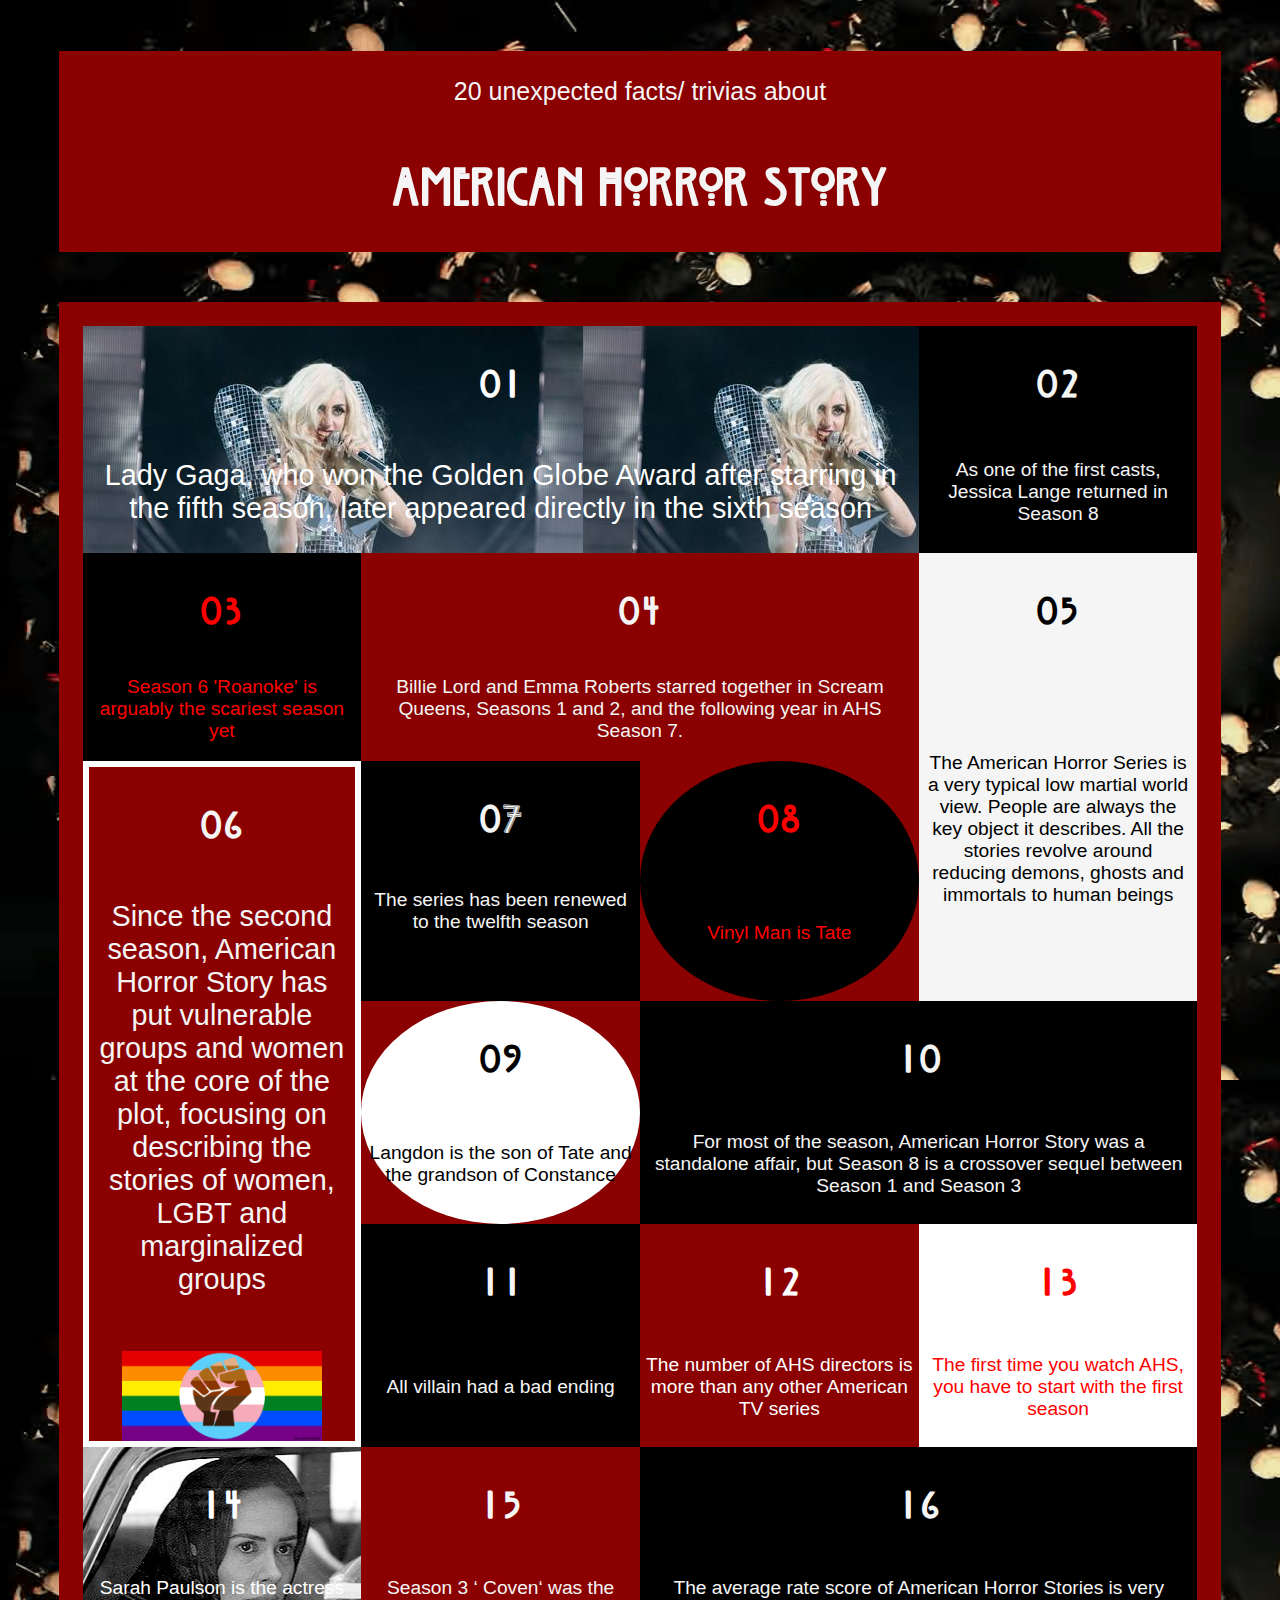
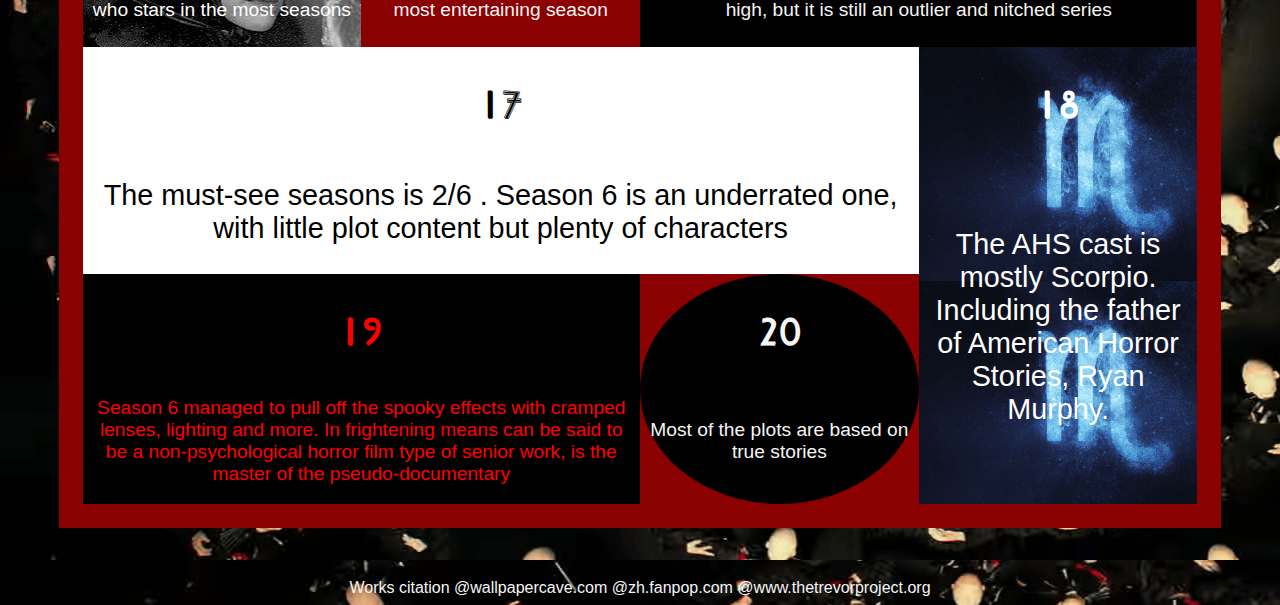
<file: 20facts/index.html>
<html>
    <head>
        <title>American Horror Story</title>
        <link rel="stylesheet" href="css/style.css">
        <link rel="stylesheet" href="css/font.css">
        
        </head>
    <body>

        <div class="top">
            <div class="title"><p> 20 unexpected facts/ trivias about</p><h1>American Horror Story</h1></div>
        </div>

        <div class="container">
            <div class="block block1"><h1>01</h1>
                <p>Lady Gaga, who won the Golden Globe Award after starring in the fifth season, later appeared directly in the sixth season</p></div>
            <div class="block block2"><h1>02</h1>
                <p> As one of the first casts, Jessica Lange returned in Season 8</div>
            <div class="block block3"><h1>03</h1>
                <p>Season 6 'Roanoke' is arguably the scariest season yet</p></div>
            <div class="block block4"><h1>04</h1>
                <p>Billie Lord and Emma Roberts starred together in Scream Queens, Seasons 1 and 2, and the following year in AHS Season 7.</p></div>
            <div class="block block5"><h1>05 </h1><p> The American Horror Series is a very typical low martial world view. People are always the key object it describes. All the stories revolve around reducing demons, ghosts and immortals to human beings</p></div>
            <div class="block block6"><h1>06 </h1><p> Since the second season, American Horror Story has put vulnerable groups and women at the core of the plot, focusing on describing the stories of women, LGBT and marginalized groups</p><br>
            <div class="img"><img src="../20facts/image/lgbt.jpg" alt=""></div></div>
            <div class="block block7"><h1>07</h1>
                <p>The series has been renewed to the twelfth season<p></div>
            <div class="block block8"><h1>08</h1>
                <p>Vinyl Man is Tate</p> </div>
            <div class="block block9"><h1>09</h1>
                <p>Langdon is the son of  Tate and the grandson of Constance</p></div>
            <div class="block block10"><h1>10</h1>
                <p> For most of the season, American Horror Story was a standalone affair, but Season 8 is a crossover sequel between Season 1 and Season 3</p></div>
            <div class="block block11"><h1>11</h1><p>All villain had a bad ending</p></div>
            <div class="block block12"><h1>12</h1>
                <p> The number of AHS directors is more than any other American TV series</p></div>
            <div class="block block13"><h1>13</h1>
                <p>The first time you watch AHS, you have to start with the first season</p></div>
            <div class="block block14"><h1>14</h1>
                <p> Sarah Paulson is the actress who stars in the most seasons</p></div>
            <div class="block block15"><h1>15</h1>
                <p>Season 3 ‘ Coven‘ was the most entertaining season</p></div>
            <div class="block block16"><h1>16</h1>
                <p> The average rate score of American Horror Stories is very high, but it is still an outlier and nitched series</p></div>
            <div class="block block17"><h1>17</h1> 
                <p>The must-see seasons is 2/6 . Season 6 is an underrated one, with little plot content but plenty of characters</p></div>
            <div class="block block18"><h1>18</h1> 
                <p>The AHS cast is mostly Scorpio. Including the father of American Horror Stories, Ryan Murphy.</p></div>
            <div class="block block19"><h1>19</h1> 
                <p>Season 6 managed to pull off the spooky effects with cramped lenses, lighting and more. In frightening means can be said to be a non-psychological horror film type of senior work, is the master of the pseudo-documentary</p></div>
            <div class="block block20"><h1>20</h1>
                 <p>Most of the plots are based on true stories</p></div>
        
          </div>

          <footer>Works citation
              @wallpapercave.com
              @zh.fanpop.com
              @www.thetrevorproject.org
          </footer>
    
    </body>
</html>
</file>
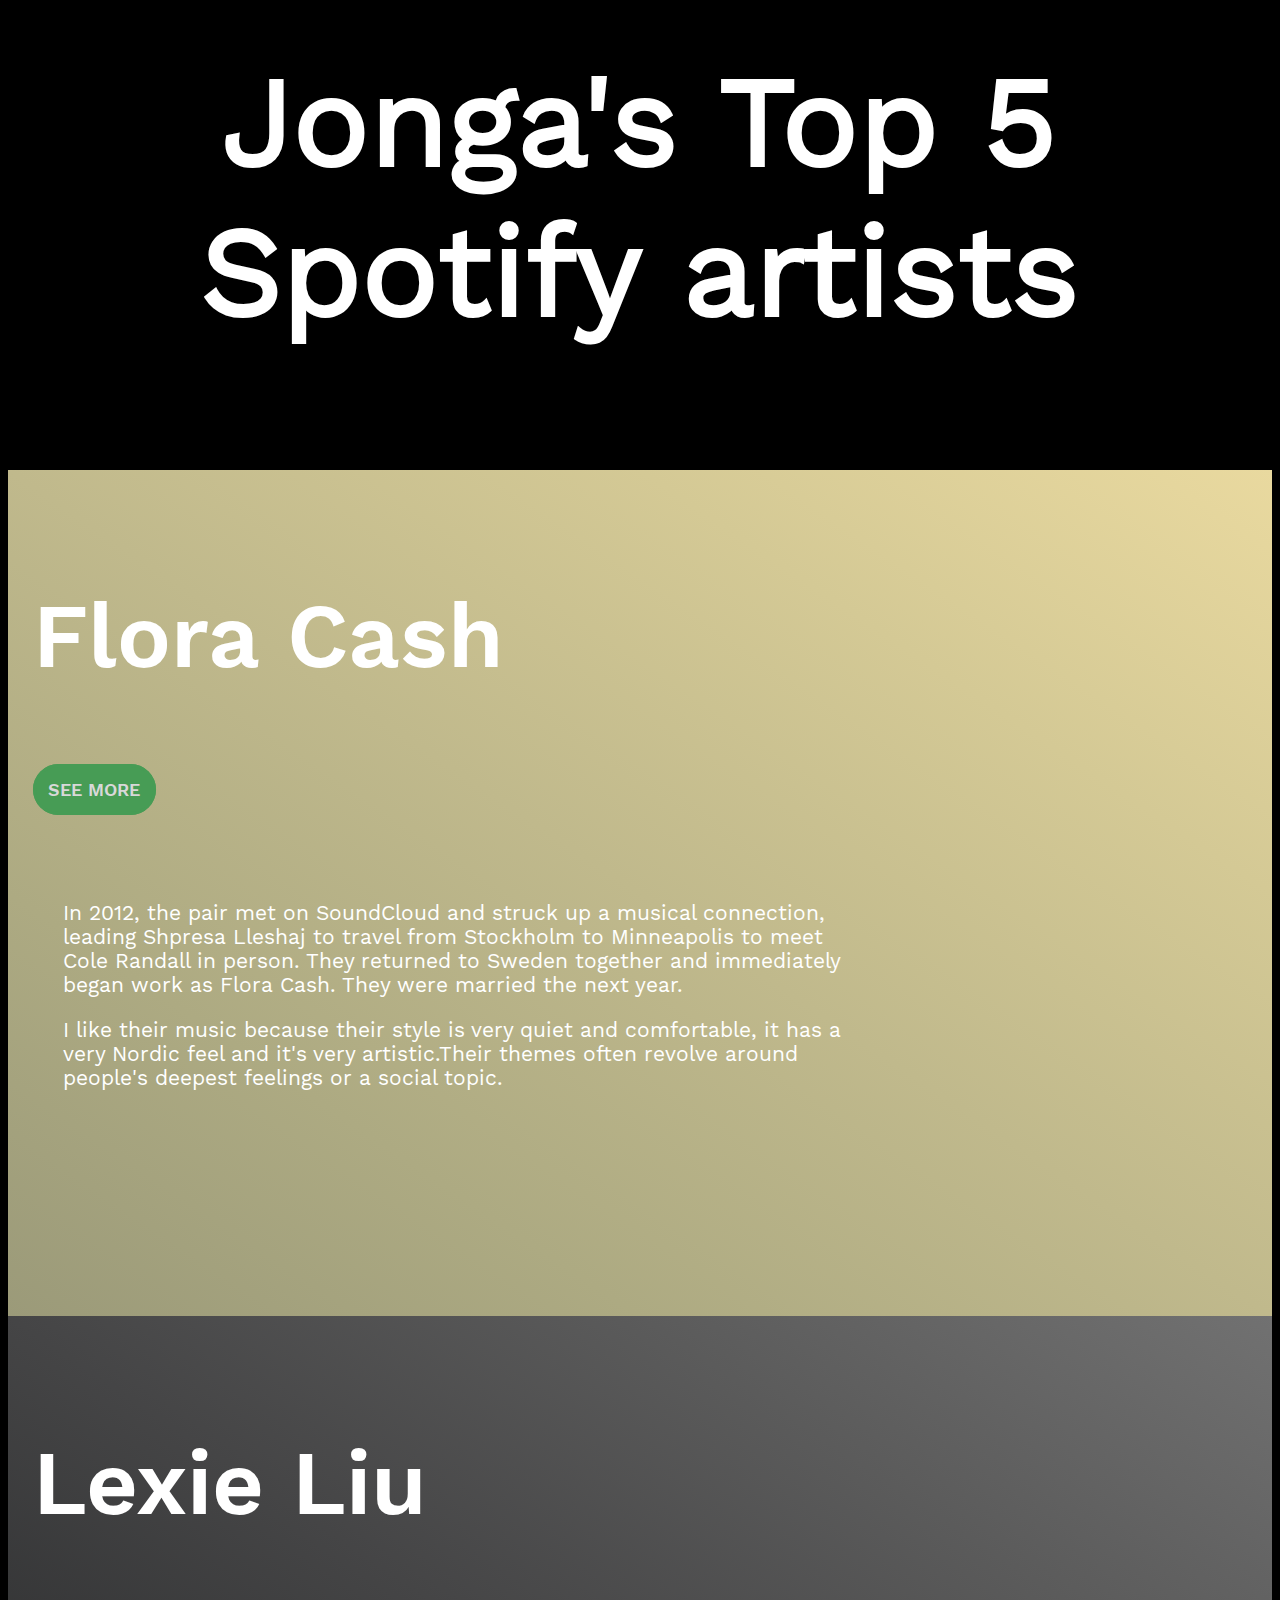
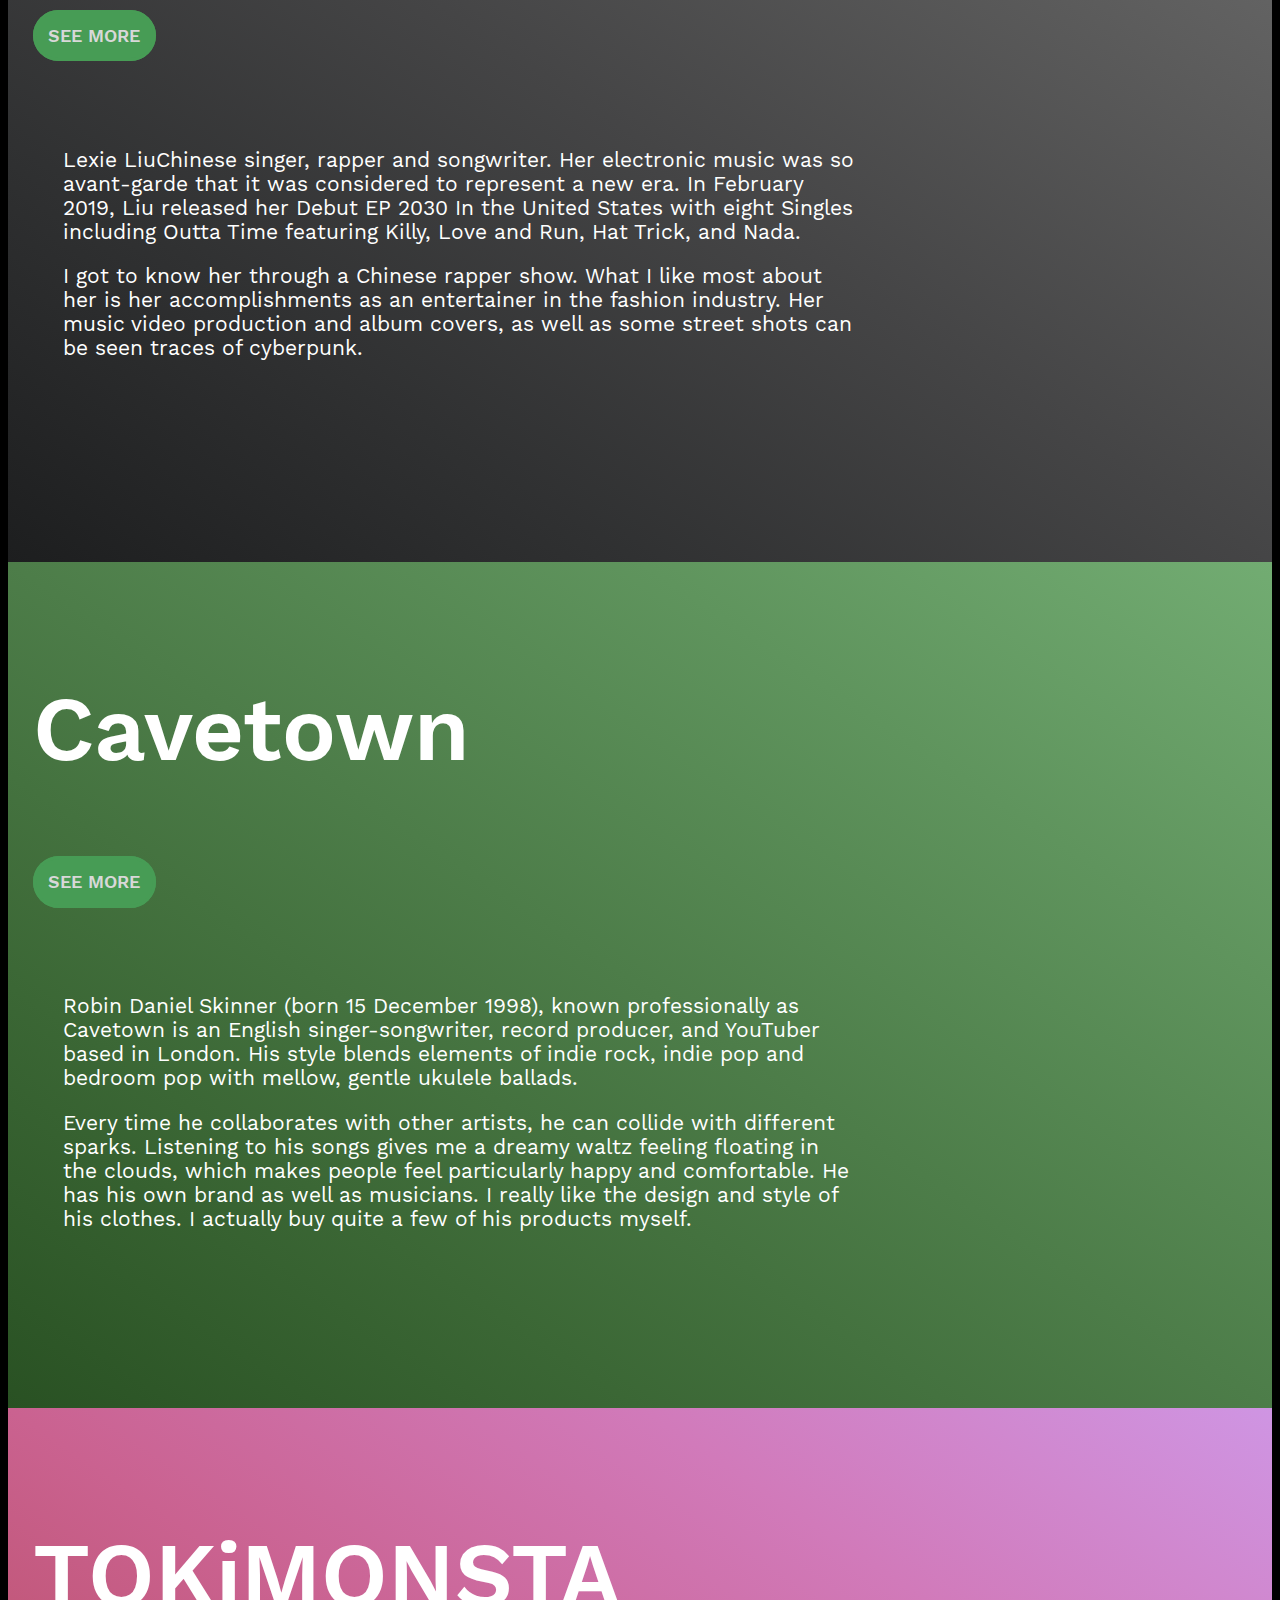
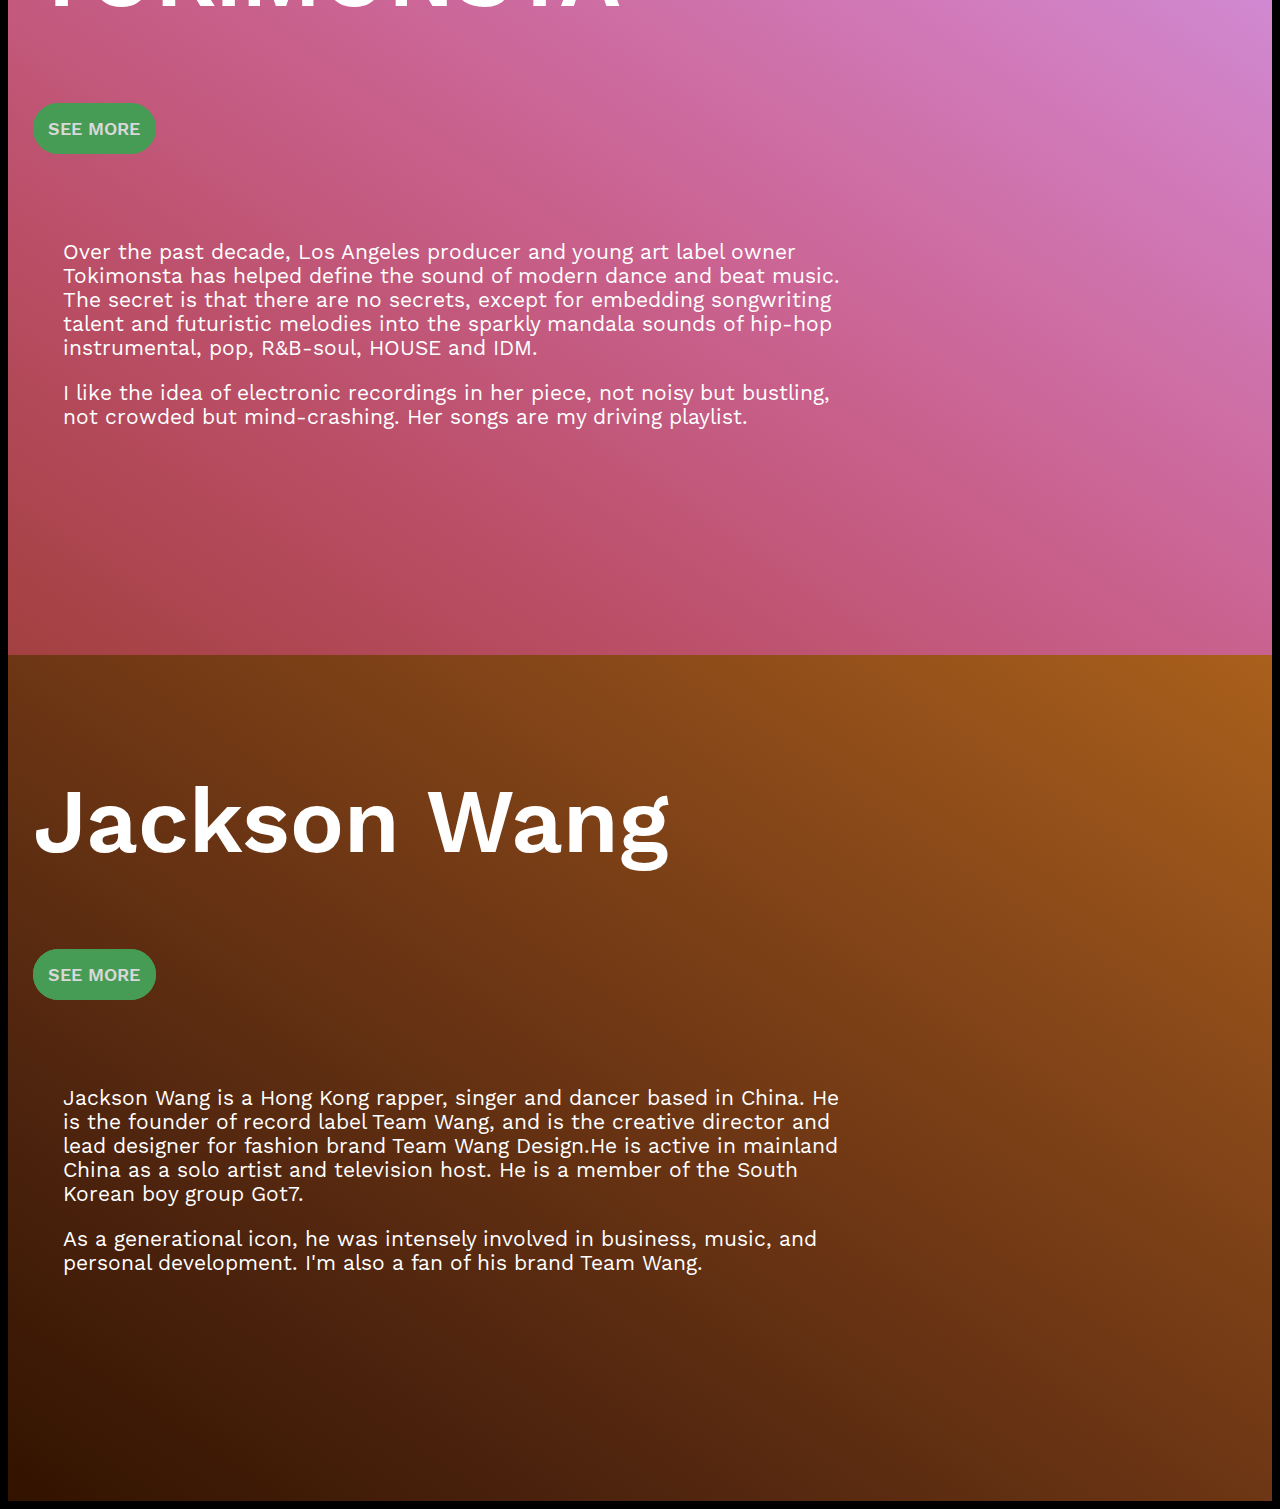
<file: doit_again/index.html>
<html>
    <head>
        <title>Personal Top 5</title>
        <link rel="stylesheet" href="css/style.css">
        <link rel="stylesheet" href="css/font.css">
        
        </head>
    <body>
        
        <h1>Jonga's Top 5 
            Spotify artists</h1>

        <section class="flex" id="floracash">
            
         <div><h3>Flora Cash</h3>
         <a href="https://www.floracash.com">See more</a></div>
         <div class="content">
            <div class="child"><p>In 2012, the pair met on SoundCloud and struck up a musical connection, leading Shpresa Lleshaj to travel from Stockholm to Minneapolis to meet Cole Randall in person. They returned to Sweden together and immediately began work as Flora Cash. They were married the next year.</p><p>I like their music because their style is very quiet and comfortable, it has a very Nordic feel and it's very artistic.Their themes often revolve around people's deepest feelings or a social topic.</p></div>
            <div class="child embedded"><iframe src="https://open.spotify.com/embed/artist/6GpcBKNmZDIrRzYkPJu7Wd" width="300" height="380" frameborder="0" allowtransparency="true" allow="encrypted-media"></iframe></div>
        </div>
        </section>

        <section class="flex" id="lexie">
            
            <div><h3>Lexie Liu</h3>
            <a href="https://www.instagram.com/lexieliu_/?hl=en">See more</a></div>
            <div class="content">
               <div class="child"><p>Lexie LiuChinese singer, rapper and songwriter. Her electronic music was so avant-garde that it was considered to represent a new era. In February 2019, Liu released her Debut EP 2030 In the United States with eight Singles including Outta Time featuring Killy, Love and Run, Hat Trick, and Nada.</p><p>I got to know her through a Chinese rapper show. What I like most about her is her accomplishments as an entertainer in the fashion industry. Her music video production and album covers, as well as some street shots can be seen traces of cyberpunk.</p></div>
               <div class="child embedded"><iframe src="https://open.spotify.com/embed/artist/6fs2or0cKLEM2xohWq8SoX" width="300" height="380" frameborder="0" allowtransparency="true" allow="encrypted-media"></iframe></div>
           </div>
           </section>

           <section class="flex" id="cavetown">
            
            <div><h3>Cavetown</h3>
            <a href="https://www.cave.town/home">See more</a></div>
            <div class="content">
               <div class="child"><p>Robin Daniel Skinner (born 15 December 1998), known professionally as Cavetown is an English singer-songwriter, record producer, and YouTuber based in London. His style blends elements of indie rock, indie pop and bedroom pop with mellow, gentle ukulele ballads.</p><p>Every time he collaborates with other artists, he can collide with different sparks. Listening to his songs gives me a dreamy waltz feeling floating in the clouds, which makes people feel particularly happy and comfortable. He has his own brand as well as musicians. I really like the design and style of his clothes. I actually buy quite a few of his products myself.</p></div>
               <div class="child embedded"><iframe src="https://open.spotify.com/embed/artist/2hR4h1Cao2ueuI7Cx9c7V8" width="300" height="380" frameborder="0" allowtransparency="true" allow="encrypted-media"></iframe></div>
           </div>
           </section>

           <section id="toki">
           <div><h3>TOKiMONSTA</h3>
            <a href="https://tokimonsta.com/">See more</a></div>
            <div class="content">
               <div class="child"><p>Over the past decade, Los Angeles producer and young art label owner Tokimonsta has helped define the sound of modern dance and beat music. The secret is that there are no secrets, except for embedding songwriting talent and futuristic melodies into the sparkly mandala sounds of hip-hop instrumental, pop, R&B-soul, HOUSE and IDM.</p><p>I like the idea of electronic recordings in her piece, not noisy but bustling, not crowded but mind-crashing. Her songs are my driving playlist.</p></div>
               <div class="child embedded"><iframe src="https://open.spotify.com/embed/artist/3VwKSHAfgzV1DOHV0aANCI" width="300" height="380" frameborder="0" allowtransparency="true" allow="encrypted-media"></iframe></div>
           </div>
           </section>

           <section id="wang">
            <div><h3>Jackson Wang</h3>
             <a href="https://www.instagram.com/jacksonwang852g7/">See more</a></div>
             <div class="content">
                <div class="child"><p>Jackson Wang is a Hong Kong rapper, singer and dancer based in China. He is the founder of record label Team Wang, and is the creative director and lead designer for fashion brand Team Wang Design.He is active in mainland China as a solo artist and television host. He is a member of the South Korean boy group Got7.</p><p>As a generational icon, he was intensely involved in business, music, and personal development. I'm also a fan of his brand Team Wang.</p></div>
                <div class="child embedded"><iframe src="https://open.spotify.com/embed/artist/1kfWoWgCugPkyxQP8lkRlY" width="300" height="380" frameborder="0" allowtransparency="true" allow="encrypted-media"></iframe></div>
            </div>
            </section>


       
    </body>
</html>
</file>
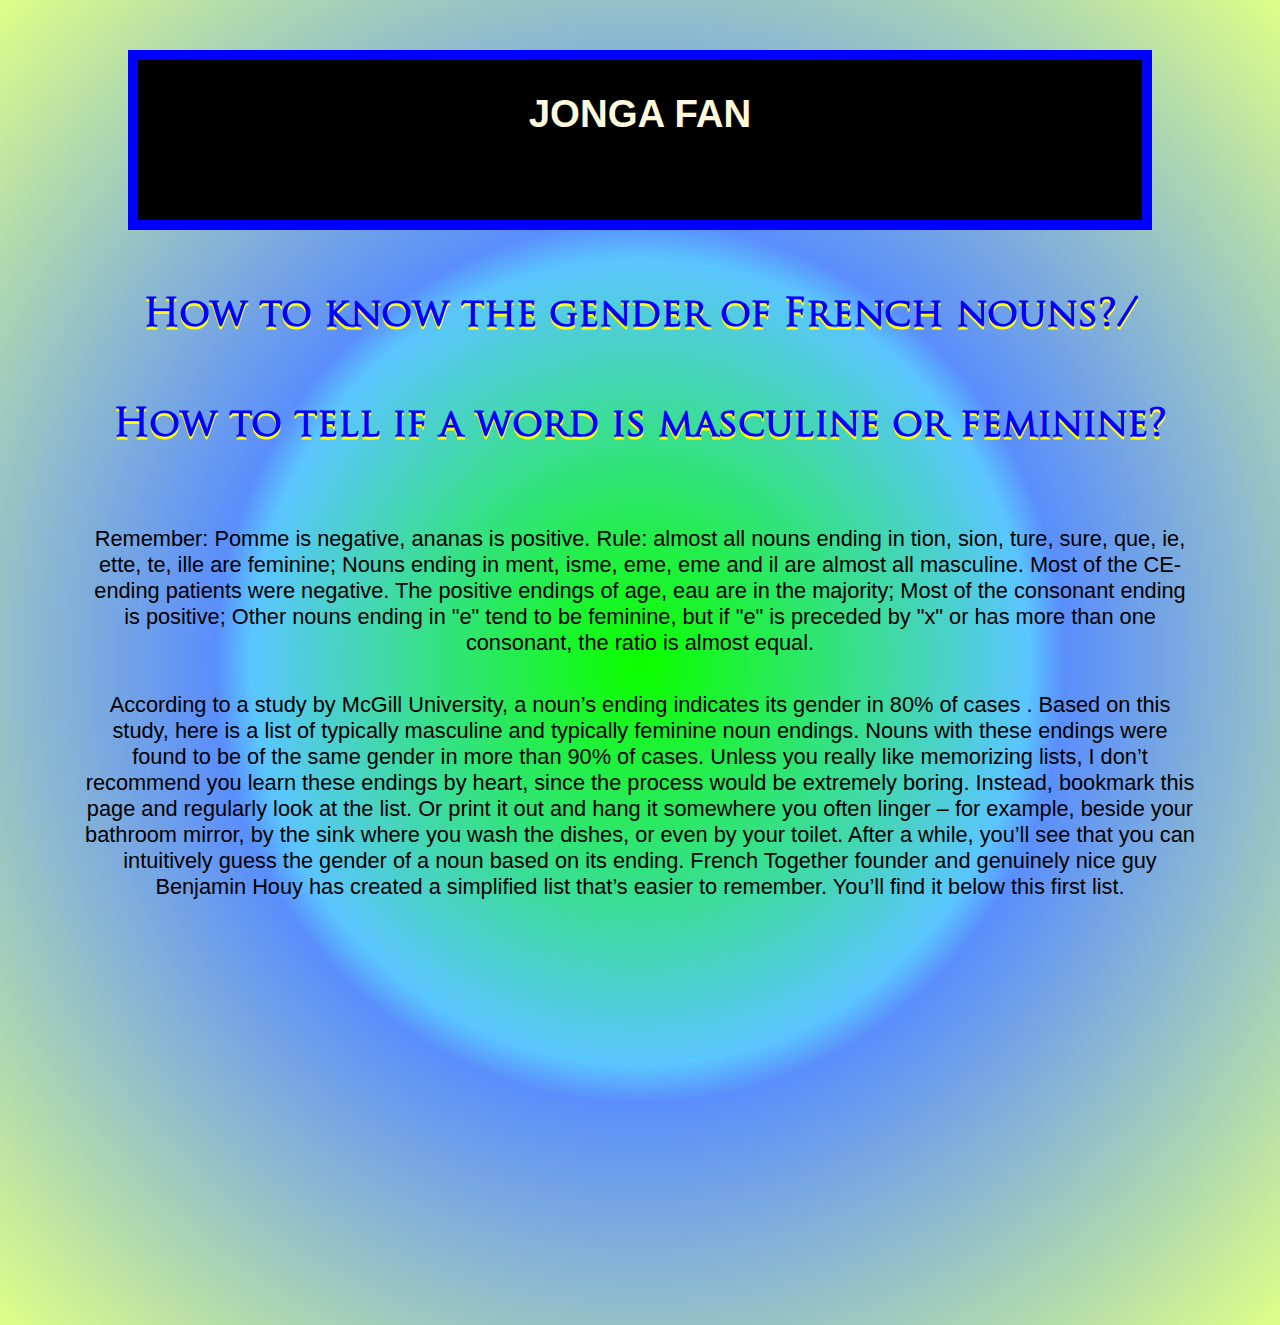
<file: french/index.html>
<html>
    <head>
        <title>French</title>
        <link rel="stylesheet" href="css/style.css">
        <link rel="stylesheet" href="css/font.css">

        
    </head>
    <body>
        <section id=container>
        
        <h2>JONGA FAN</h2>
        </section>
       
        <section id=verse1>
        <div class="etched-text">
            <p>How to know the gender of French nouns?/
            </p>
            <p>How to tell if a word is masculine or feminine?</p>
        </div>
        </section>

        <section id="text">
            <div>
                <p>Remember: Pomme is negative, ananas is positive. Rule: almost all nouns ending in tion, sion, ture, sure, que, ie, ette, te, ille are feminine; Nouns ending in ment, isme, eme, eme and il are almost all masculine. Most of the CE-ending patients were negative. The positive endings of age, eau are in the majority; Most of the consonant ending is positive; Other nouns ending in "e" tend to be feminine, but if "e" is preceded by "x" or has more than one consonant, the ratio is almost equal.</p>
                <p>According to a study by McGill University, a noun’s ending indicates its gender in 80% of cases . Based on this study, here is a list of typically masculine and typically feminine noun endings.

                    Nouns with these endings were found to be of the same gender in more than 90% of cases.
                    
                    Unless you really like memorizing lists, I don’t recommend you learn these endings by heart, since the process would be extremely boring. Instead, bookmark this page and regularly look at the list. Or print it out and hang it somewhere you often linger – for example, beside your bathroom mirror, by the sink where you wash the dishes, or even by your toilet.
                    
                    After a while, you’ll see that you can intuitively guess the gender of a noun based on its ending.
                    
                    French Together founder and genuinely nice guy Benjamin Houy has created a simplified list that’s easier to remember. You’ll find it below this first list. </p>
                    
                   
            </div>
        </section>
        <br><br><br><br><br><br><br><br>

        <div class=video>
            <iframe width="560" height="315" src="https://www.youtube.com/embed/2fSePHnz4yE" frameborder="0" allow="accelerometer; autoplay; clipboard-write; encrypted-media; gyroscope; picture-in-picture" allowfullscreen></iframe>

        </div>
  
    </body>
</html>
</file>
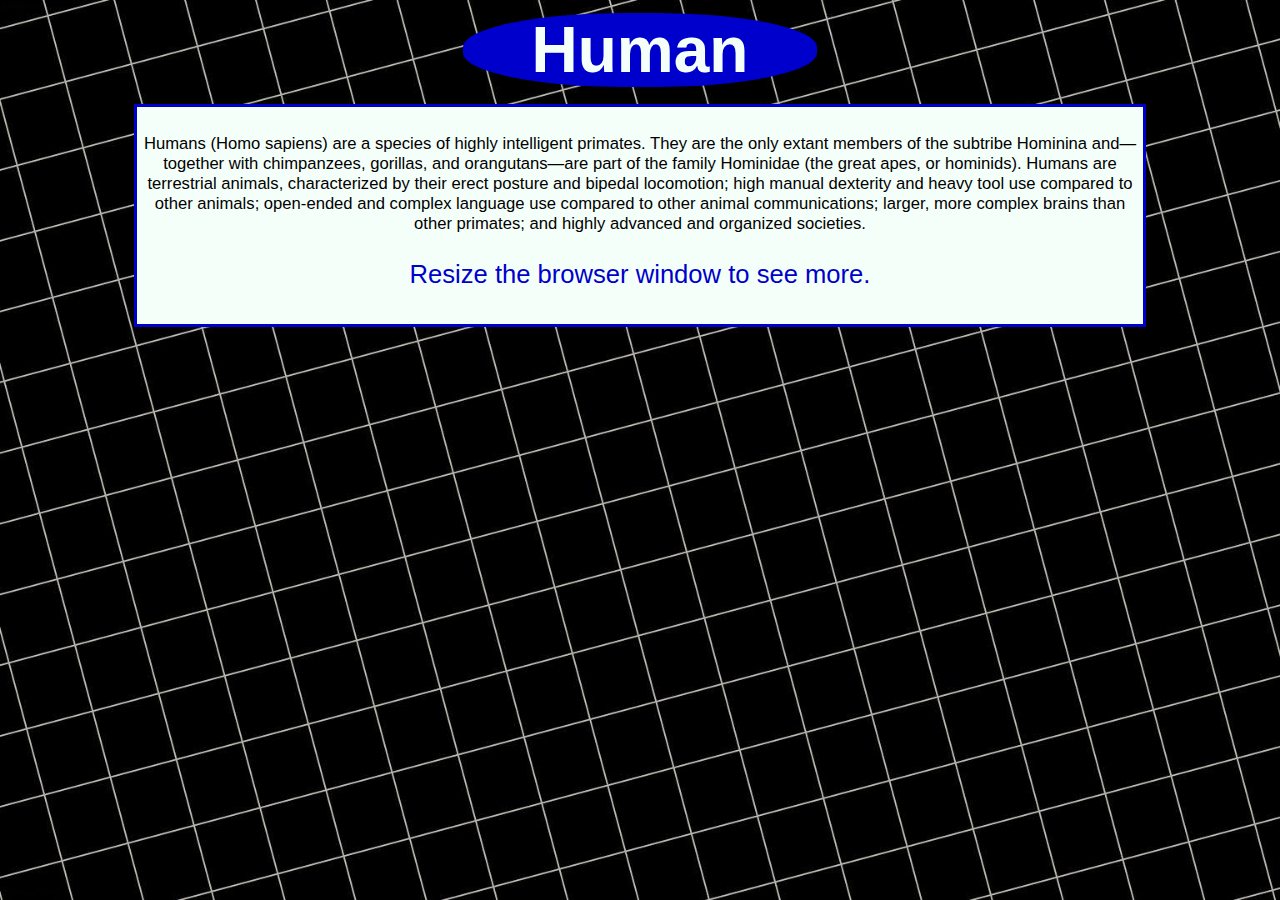
<file: human/index.html>
<html>
    <head>
        <title>Human</title>
        <link rel="stylesheet" href="css/style.css">
        
        </head>
    <body>
        <section>
            <div class="header">
                <h1>Human</h1>
            </div>
        <div class="subheader">
            <p class="information">Humans (Homo sapiens) are a species of highly intelligent primates. They are the only extant members of the subtribe Hominina and—together with chimpanzees, gorillas, and orangutans—are part of the family Hominidae (the great apes, or hominids). Humans are terrestrial animals, characterized by their erect posture and bipedal locomotion; high manual dexterity and heavy tool use compared to other animals; open-ended and complex language use compared to other animal communications; larger, more complex brains than other primates; and highly advanced and organized societies.</p>
            <p class="guide">Resize the browser window to see more.</p>
        </div>

        </section>
        
        <section class="adult">
            
                <h1>Adult</h1>

                <p> a person who is fully grown or developed.</p>

                <div class="img">
                    <img src="../human/image/man.gif" alt="">
                    <img src="../human/image/woman.gif" alt="">
                </div>
            

          
        </section>

        <section class="teenager">
            
            <div id="teentitle">
            <img src="../human/image/teentype.gif" alt="">
            </div>

            <p> a person between 13 to 19 years old</p>

            <div class="img">
                <img src="../human/image/teenager.gif" alt="">
                
            </div>
        

      
    </section>

    <section class="infant">
            
        <h1>Infant</h1>

        <p> a child in the first stage, a new-born baby.</p>

        <div class="img">
            <img src="../human/image/infants.gif" alt="">
            
        </div>

    
    </body>
</html>
</file>
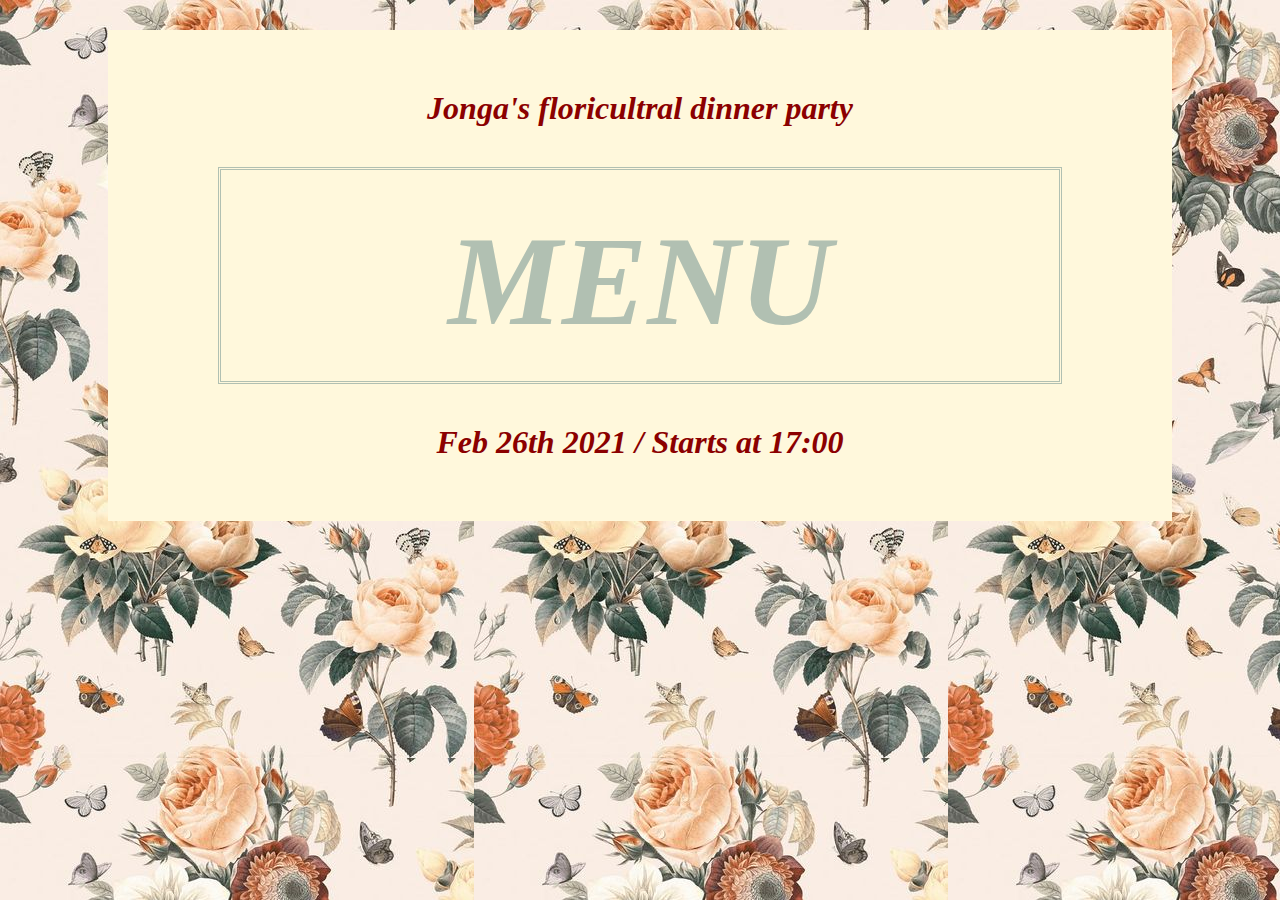
<file: menu/index.html>
<html>
    <head>
        <title>Dinner Menu</title>
        <link rel="stylesheet" href="css/style.css">
        
        </head>
    <body>
        <div class="title">
            <a href="../menu/menu.html"><p>Jonga's floricultral dinner party</p><h1>Menu</h1><p>Feb 26th 2021 / Starts at 17:00</p></a>
        </div>

    </body>
</html>
</file>
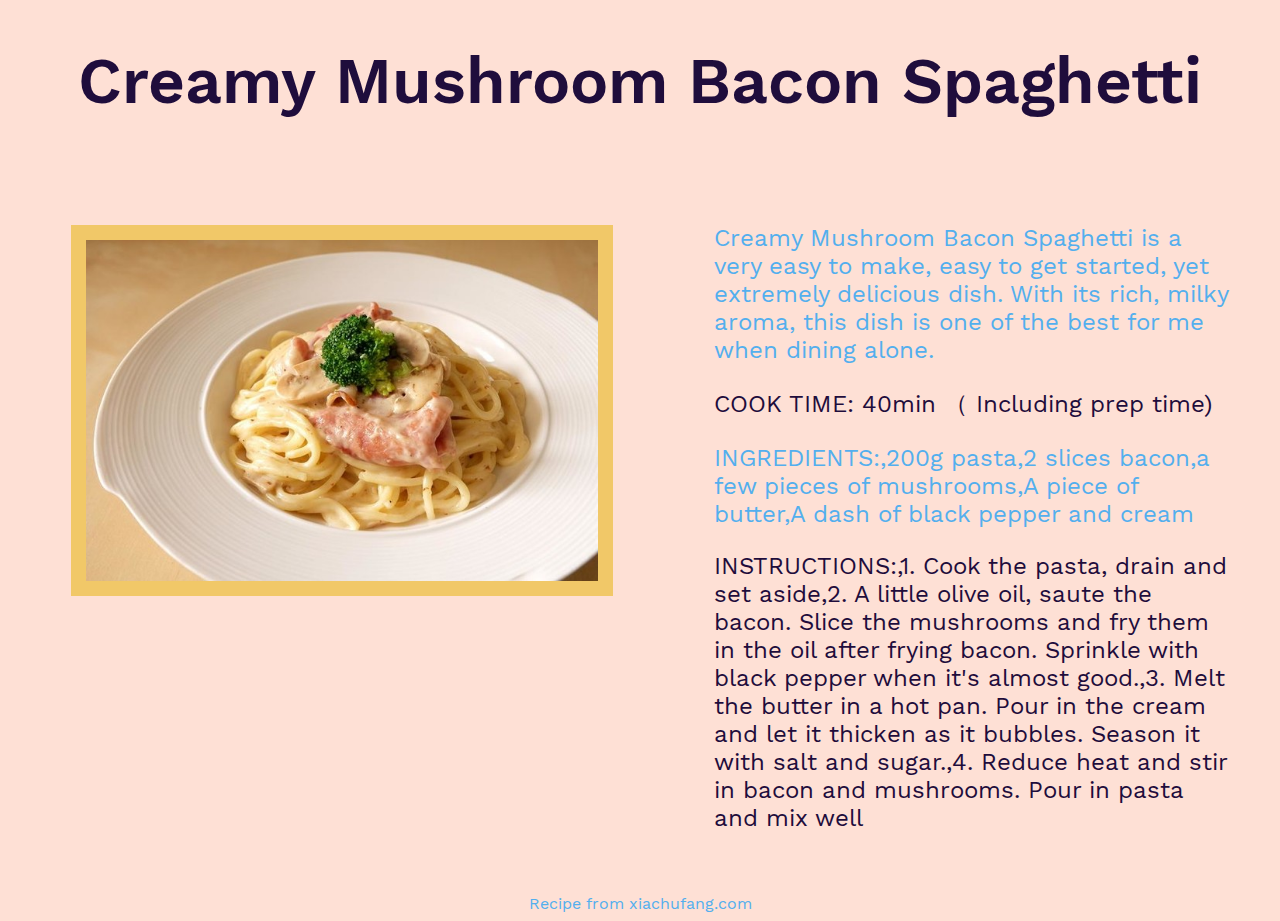
<file: recipe_/index.html>
<!DOCTYPE html>
<html lang="en">
<head>
    <meta charset="UTF-8">
    <meta http-equiv="X-UA-Compatible" content="IE=edge">
    <meta name="viewport" content="width=device-width, initial-scale=1.0">
    <title>Spaghetti Recipe</title>
    <link rel="stylesheet" href="./css/style.css">
    <link rel="stylesheet" href="css/font.css">

</head>
<body>
   
    <h1 id="title"></h1>

    <div class="container">
        <div class="row">
    <img src="../recipe_/image/pic.jpg" alt="">
    <p></p>
        </div>

    <div class="row1">
    <p id="description"></p>
    
    <p id="time"></p>
    <p id="ingredients"></p>
    <p id="instructions"></p>
    </div>
    </div>


    <footer id="author"></span>


    <script src="./js/global.js"></script>

</body>
</html>
</file>
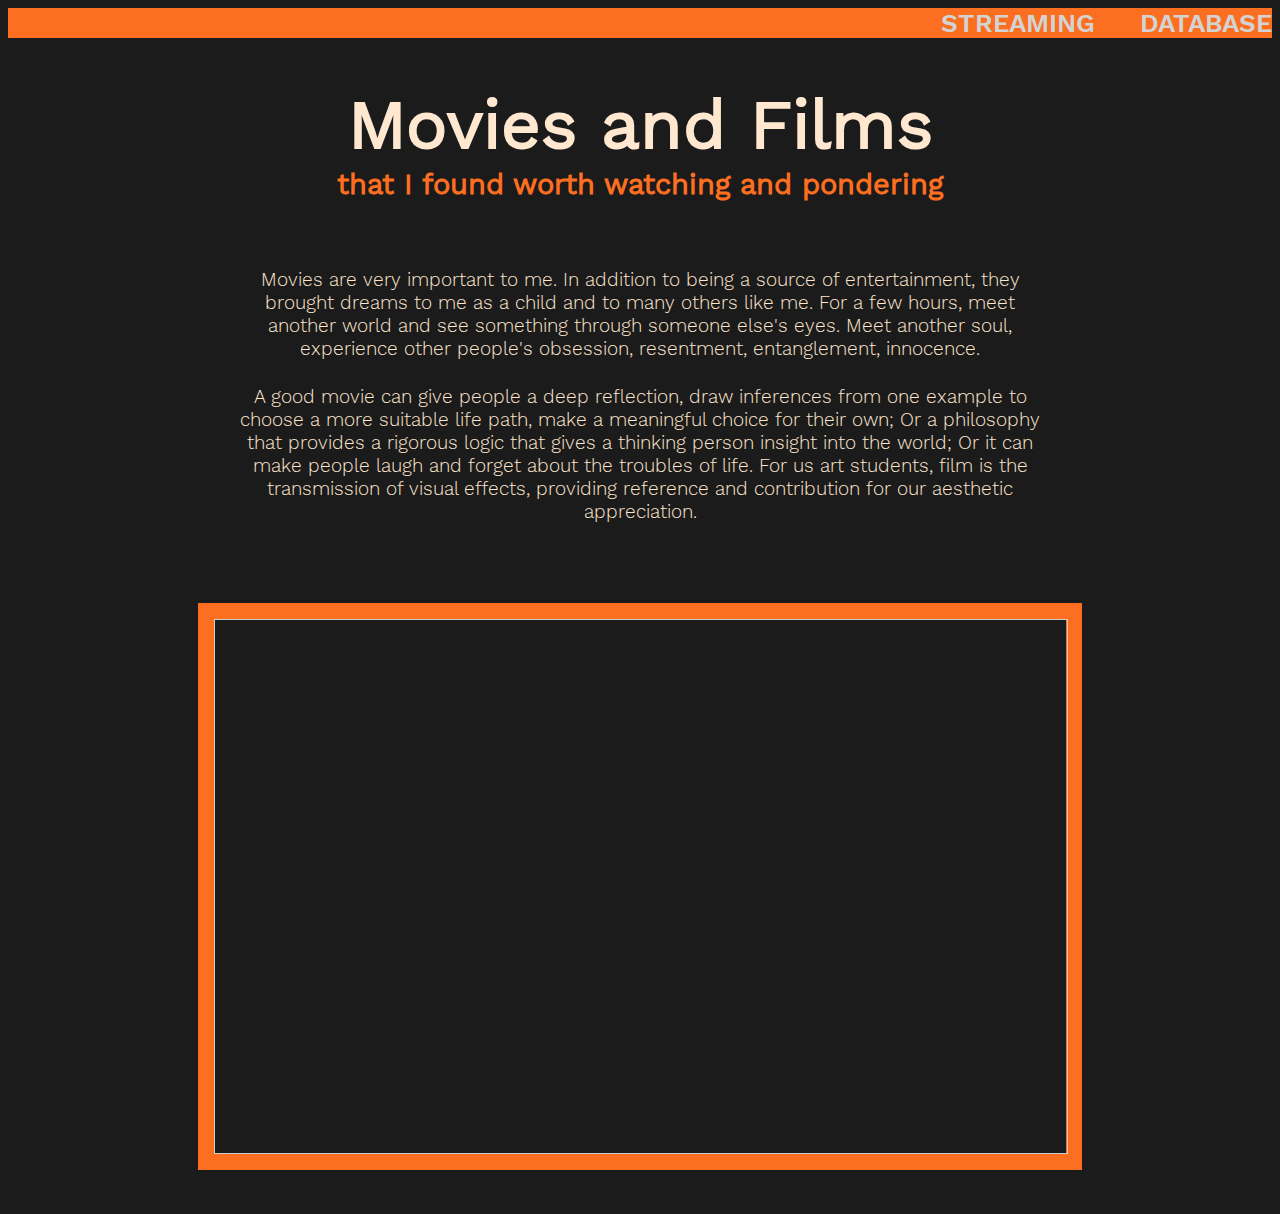
<file: sell_api/index.html>
<html>
    <head>
        <title>Movies API</title>
        <link rel="stylesheet" href="css/style.css">
        <link rel="stylesheet" href="css/font.css">
        
        </head>
    <body>
        <header><a href="https://www.primevideo.com/?ref_=dvm_pds_gen_sg_dc_s_g|m_fuY9CLbSc_c436181530696">Streaming</a>
            <a href="https://airtable.com/tblgbWBMnH0c5OiV5/viwCmslNqAev1KDry?blocks=hide">Database</a></header>
        
      <section class="content">

        <h1>Movies and Films</h1>
        <h2>that I found worth watching and pondering</h2>
        <br>

        <p>Movies are very important to me. In addition to being a source of entertainment, they brought dreams to me as a child and to many others like me. For a few hours, meet another world and see something through someone else's eyes. Meet another soul, experience other people's obsession, resentment, entanglement, innocence.</p>
        <p>A good movie can give people a deep reflection, draw inferences from one example to choose a more suitable life path, make a meaningful choice for their own; Or a philosophy that provides a rigorous logic that gives a thinking person insight into the world; Or it can make people laugh and forget about the troubles of life. For us art students, film is the transmission of visual effects, providing reference and contribution for our aesthetic appreciation.</p>
        <br><br><br>
        <div class="api"><iframe class="airtable-embed" src="https://airtable.com/embed/shrdlmXm3e6BTDZ1n?backgroundColor=purple&viewControls=on" frameborder="0" onmousewheel="" width="100%" height="533" style="background: transparent; border: 1px solid #ccc;"></iframe></div>
        <br><br>
      </section>  
    
        
    </body>
</html>
</file>
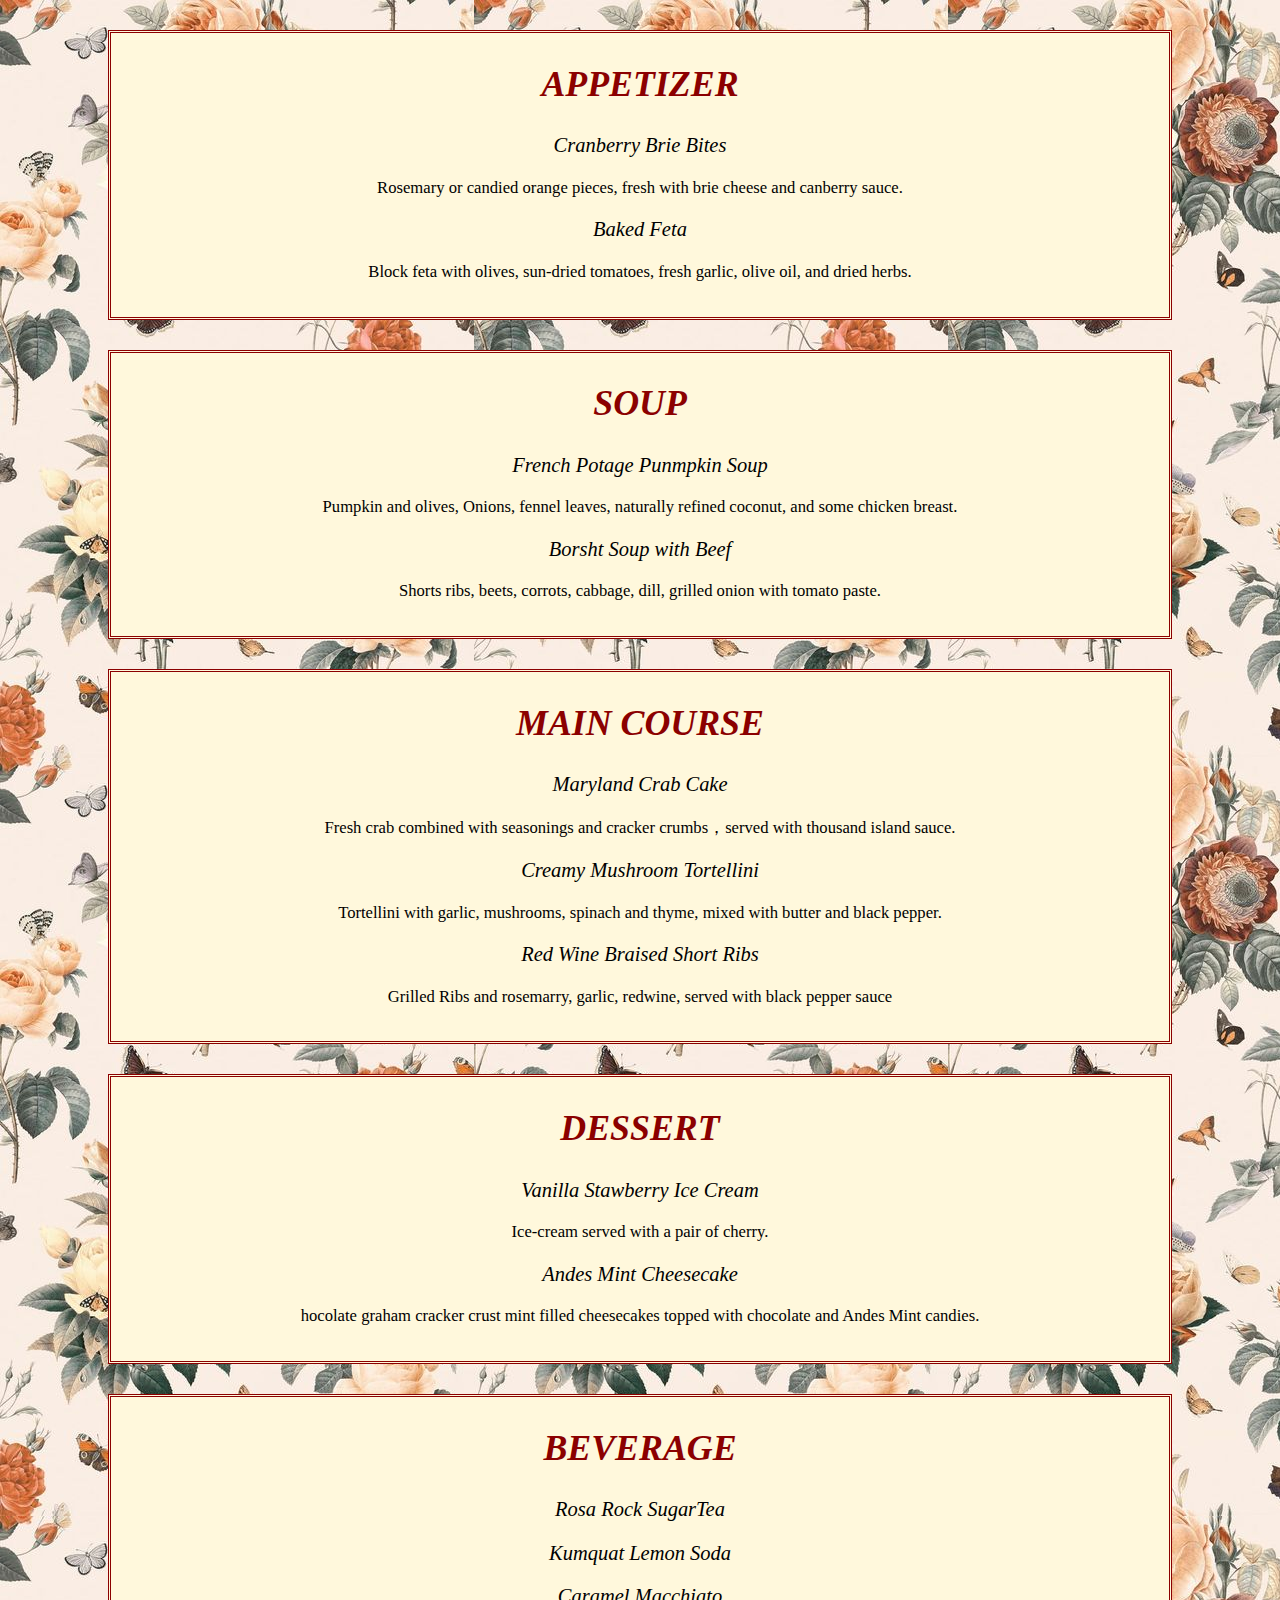
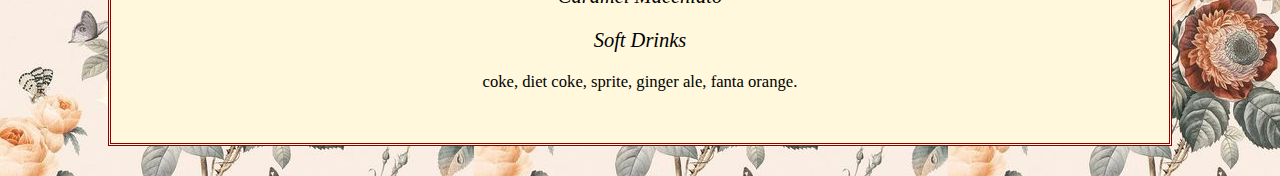
<file: menu/menu.html>
<html>
    <head>
        <title>Dinner Menu</title>
        <link rel="stylesheet" href="css/style.css">
        
        </head>
    <body>
       <div class="course">
           <h2>Appetizer</h2>
           <p class="name">Cranberry Brie Bites</p>
           <p class="description"> Rosemary or candied orange pieces, fresh with brie cheese and canberry sauce.</p>

        <p class="name">Baked Feta</p>
        <p class="description"> Block feta with olives, sun-dried tomatoes, fresh garlic, olive oil, and dried herbs.</p>
        <br>
       </div>

       <div class="course">
        <h2>Soup</h2>
        <p class="name">French Potage Punmpkin Soup</p>
        <p class="description"> Pumpkin and olives, Onions, fennel leaves, naturally refined coconut, and some chicken breast.<p>

     <p class="name">Borsht Soup with Beef</p>
     <p class="description"> Shorts ribs, beets, corrots, cabbage, dill, grilled onion with tomato paste.</p>
     <br>
    </div>

    <div class="course">
        <h2>Main Course</h2>
        <p class="name">Maryland Crab Cake</p>
        <p class="description"> Fresh crab combined with seasonings and cracker crumbs，served with thousand island sauce.<p>

     <p class="name">Creamy Mushroom Tortellini</p>
     <p class="description"> Tortellini with garlic, mushrooms, spinach and thyme, mixed with butter and black pepper.</p>
    
     <p class="name">Red Wine Braised Short Ribs</p>
     <p class="description"> Grilled Ribs and rosemarry, garlic, redwine, served with black pepper sauce</p>
     <br>


    </div>

    <div class="course">
        <h2>Dessert</h2>
        <p class="name">Vanilla Stawberry Ice Cream</p>
        <p class="description">Ice-cream served with a pair of cherry.<p>

     <p class="name">Andes Mint Cheesecake</p>
     <p class="description"> hocolate graham cracker crust mint filled cheesecakes topped with chocolate and Andes Mint candies.</p>
     <br>
    </div>
    <div class="course">
        <h2>Beverage</h2>
        <p class="name">Rosa Rock SugarTea</p>

     <p class="name">Kumquat Lemon Soda</p>
     <p class="name">Caramel Macchiato</p>
     <p class="name">Soft Drinks</p>
     <p class="description">coke, diet coke, sprite, ginger ale, fanta orange.<p>
     
     <br>
    </div>

    </body>
</html>
</file>
<file: 20facts/css/style.css>
body{
	background-image: url(../image/bg.jpg);
}
.top{
	background-color:darkred;
	color:whitesmoke;
	text-align:center;
	border:black;
    margin: 4%;
}

.title{ 
	padding: 1px;
	font-size: 28px;
}

p{
	font-family: 'Gill Sans', 'Gill Sans MT', Calibri, 'Trebuchet MS', sans-serif;
	font-weight: 100;
}
.title p{
	font-size: 25px;
}

h1{
	font-family: "Willow";
}

.container{
	display: grid;
    color:whitesmoke;
    margin: 4%;
	background-color:darkred;
    padding: 1.5em;
	grid-template-columns: 1fr 1fr 1fr 1fr;
	grid-auto-rows: minmax(200px,auto);

    
  }

  .block{
	display: grid;
	grid-column: auto;
	grid-row: auto;
	background-color:black;
	margin: 0%;
	text-align: center;
}

.block p{
	text-align: center;
	font-size: larger;
	margin-left: 2%;
	margin-right: 2%;
	
}

.block h1{
	font-size: 40px;
	
}



.block1{
	grid-column: 1/4;
	background-image: url(../image/ladygaga.jpg);
	color:white;
	font-size: 1.5em;
	
}


.block3{
	background-color:black;
	color: red;
	grid-column: auto;
	

}
.block4{
	text-align: center;
    grid-column: 2/4;
	background-color: darkred;
	
	
  
}
.block5{
	grid-column: 4/5;
    grid-row: 2/4;
	background-color: whitesmoke;
	color: black;


}
.block6{
	background-color:darkred;
	border: white solid 6px;
    grid-row: 3/6;
	font-size: 1.5em;
	}

.img img{
	max-width: 200px;
}

.block8{
	background-color: black;
	border-radius: 80%;
	color: red;
	 
}

.block9{
	background-color: white;
	border-radius: 80%;
	color: black;	 
}


.block10{
	background-color:black;
    grid-column: 3/5;

}


.block12{
	background-color:darkred;
	color: white;

}

.block13{
	background-color:white;
	color: red;

}

.block14{
	background-image: url(../image/sarah.jpg);
	color: white;
}

.block15{
	background-color: darkred;

}
.block16{
    grid-column: 3/5;

	

}
.block17{
	background-color:white;
	grid-column: 1/4;
	font-size: 1.5em;
	color: black;
}

.block19{
	background-color:black;
    grid-column: 1/3;
	color: red;
}
.block18{
	background-image: url(../image/scorpio.jpg);
	background-size: 350px;
	color:white;
	font-size: 1.5em;
	grid-column: 4/5;
    grid-row: 7/9;
	
}

.block20{
    border-radius: 80%;
    grid-column: 3/4;
	}

footer{
    text-align: center;
	color: whitesmoke;
	font-family: 'Gill Sans', 'Gill Sans MT', Calibri, 'Trebuchet MS', sans-serif;
	font-weight: 100;
	font-size: medium;
}
</file>
<file: 20facts/css/font.css>
@font-face{
    font-family: "Willow";
    src: url('../font/willow__.ttf');
}
</file>
<file: doit_again/css/style.css>
body{
	background-color: black;
}

h1{
	text-align: center;
	font-size: 10vw;
	font-family: "Work Sans Regular";
	padding: 3%;
	color: white;
}

div{
	padding: 2%;
}

h3{ 
	font-size:7vw;
	font-family: "Work Sans BOLD";
	color: white;
	padding-bottom: -10%;
}

a{font-family: "Work Sans Bold";
color:rgb(216, 216, 216);
text-transform: uppercase;
background-color: #479c55;
border:#479c55 solid ;
border-radius: 40px;
text-decoration: none;
padding: 1%;
padding-top: -10%;
font-size: 18px;


}

a:hover{
	color: white;
	background-color: #43d45b;
    border:#43d45b solid ;
	padding: 1.3%;
}

#floracash{
	background-image: linear-gradient(to left bottom, #e9d99f, #d4c995, #c0b98c, #adaa82, #9b9a79);
}
#lexie{
background-image: linear-gradient(to left bottom, #717171, #5b5b5b, #454546, #303132, #1d1e1f);
}
#cavetown{
	background-image: linear-gradient(to left bottom, #72ac72, #5f945d, #4d7d49, #3b6735, #295123);
}
#toki{
	background-image: linear-gradient(to left bottom, #cf95e3, #d17aba, #ca6290, #ba4e66, #a34040);
}
#wang{background-image: linear-gradient(to left bottom, #aa601c, #8b4a19, #6d3614, #4e240e, #321300);}

.content{
	display: flex;
    flex-direction: row;
    align-items: center;
    justify-content: center;
    margin: auto;
    align-items: flex-start;
    
}

.child{
	padding:30px;
    align-self: auto;
}

p{
	color: white;
	font-family: "Work Sans Regular";
	font-size: 1.3em;
}

.embedded{
max-width: 50vw;
	
}

@media(max-width:720px){

	.content{display: block;}
}
</file>
<file: doit_again/css/font.css>
@font-face{
    font-family: "Work Sans Regular";
    src: url('../font/WorkSans-Regular.ttf');
}

@font-face{
    font-family: "Work Sans Light";
    src: url('../font/WorkSans-Light.ttf');
}

@font-face{
    font-family: "Work Sans Bold";
    src: url('../font/WorkSans-SemiBold.ttf');
}
</file>
<file: french/css/style.css>
body{
    /* Permalink - use to edit and share this gradient: https://colorzilla.com/gradient-editor/#0cff00+1,5bc5ff+43,5a8efc+47,ddff87+100 */
background: #0cff00; /* Old browsers */
background: -moz-radial-gradient(center, ellipse cover,  #0cff00 1%, #5bc5ff 43%, #5a8efc 47%, #ddff87 100%); /* FF3.6-15 */
background: -webkit-radial-gradient(center, ellipse cover,  #0cff00 1%,#5bc5ff 43%,#5a8efc 47%,#ddff87 100%); /* Chrome10-25,Safari5.1-6 */
background: radial-gradient(ellipse at center,  #0cff00 1%,#5bc5ff 43%,#5a8efc 47%,#ddff87 100%); /* W3C, IE10+, FF16+, Chrome26+, Opera12+, Safari7+ */
filter: progid:DXImageTransform.Microsoft.gradient( startColorstr='#0cff00', endColorstr='#ddff87',GradientType=1 ); /* IE6-9 fallback on horizontal gradient */


}

body{cursor: pointer}
h3{
    text-align: center;
    font-family:'Lucida Sans', 'Lucida Sans Regular', 'Lucida Grande', 'Lucida Sans Unicode', Geneva, Verdana, sans-serif;
}
h2{
    font-size: 3vw;
    color: cornsilk;
    text-align: center;
    font-family:'Lucida Sans', 'Lucida Sans Regular', 'Lucida Grande', 'Lucida Sans Unicode', Geneva, Verdana, sans-serif
}
#container{
    width: 80vw;
    height: 20vh;
    background-color: black;
    margin: 50 auto 0;
    border: 10px blue solid;
    box-sizing: border-box;
    z-index: 4;
}

#container:hover{
    width: 80vw;
    height: 20vh;
    background-color: blue;
    margin: 50 auto 0;
    border: 10px yellow solid;
    box-sizing: border-box;
    z-index: 4;
}


#verse1 p{
    text-align: center;
    
    margin: 0;
    font-size: 3vw;
    font-family: "Trajan";
    padding-top: 5% ;
    
}


.etched-text {
    text-shadow: 0 3px yellow;
    font-size: 1.5rem;
    font-weight: bold;
    color: blue;

  }

  #text p{
    text-align: center;
    height: 10vh;
    
    padding-top: 0;
    margin: 6%;

    
    font-family: 'Gill Sans', 'Gill Sans MT', Calibri, 'Trebuchet MS', sans-serif;
    padding-top: 0 ;
    
    color: black;
    opacity: 100%;
    font-size: 1.7vw;
  }

  #video{
      padding-top: 20%;
      vertical-align: middle;
  }

  iframe{
      text-align: center;
      vertical-align: middle;
  }
</file>
<file: french/css/font.css>
@font-face{
    font-family: "Trajan";
    src: url('../fonts/trajan\ pro.ttf');
}
</file>
<file: human/css/style.css>
body{
    background-image: url(../image/bg2.jpg);
    background-repeat: no-repeat;
    background-size:cover;
}

.header{
 
    text-align: center;
    margin: 1% 36%;
}

.header h1{
    background-color:mediumblue;
    color: mintcream;
    border-radius: 46%;
    font-family: 'Gill Sans', 'Gill Sans MT', Calibri, 'Trebuchet MS', sans-serif;
    font-weight: bolder;
    font-size: 5vw;
}

.subheader{
    background-color: mintcream;
    text-align: center;
    font-family: 'Gill Sans', 'Gill Sans MT', Calibri, 'Trebuchet MS', sans-serif;
    font-weight: 100;
    margin-top: -2%;
    margin-right: 10%;
    margin-left: 10%;
    border: mediumblue solid;
}

.information{
    padding-top: 1%;
    font-family: 'Gill Sans', 'Gill Sans MT', Calibri, 'Trebuchet MS', sans-serif;
    font-weight: 100;
    font-size: 1.3vw;
}
.guide{
    padding-bottom: 1%;
    font-weight: 400;
    font-size: 2vw;
    color: mediumblue;
}

.adult{
    display: none;
    text-align: center;
}

.adult h1{
    font-family: 'Gill Sans', 'Gill Sans MT', Calibri, 'Trebuchet MS', sans-serif;
    font-weight: 900;
    font-size: 7vw;
    text-align: center;
    color: yellow;
}

.adult p{
    font-family: 'Gill Sans', 'Gill Sans MT', Calibri, 'Trebuchet MS', sans-serif;
    font-weight: 400;
    font-size: 2vw;
    color: yellow;
    border: yellow solid;
    margin-top: -2%;
    margin-right: 10%;
    margin-left: 10%;
}

.img img{
    max-width: 400px;
}

.teenager{
    display: none;
    text-align: center;
}

#teentitle img{
    max-width: 400px;
}



.teenager p{
    font-family: 'Gill Sans', 'Gill Sans MT', Calibri, 'Trebuchet MS', sans-serif;
    font-weight: 400;
    font-size: 2vw;
    color: black;
    border: black solid;
    
   margin: 5% 10%;
}

.infant{
    display: none;
    text-align: center;
}

.infant h1{
    font-family: 'Gill Sans', 'Gill Sans MT', Calibri, 'Trebuchet MS', sans-serif;
    font-weight: 900;
    font-size: 10vw;
    text-align: center;
    color:navajowhite;
}

.infant p{
    font-family: 'Gill Sans', 'Gill Sans MT', Calibri, 'Trebuchet MS', sans-serif;
    font-weight: 400;
    font-size: 4vw;
    color: pink;
    border: pink solid;
    margin-top: -2%;
    margin-right: 10%;
    margin-left: 10%;
}




@media( max-width: 1188px){

    body{ background-image: url(../image/bg3.jpg);
        background-repeat: no-repeat;
        background-size:cover;}


        .header h1{ background-color: purple;
            color: white;
            }
        .subheader{border: purple solid;}
        .guide{color: purple;}

    .adult{display: block;}

    .teenager{
        display: none;
        text-align: center;
    }

    .infant{display:none}

  
}

@media( max-width: 908px){

    body{ background-image: url(../image/bg4.jpg);
        background-repeat: no-repeat;
        background-size:cover;}

       .subheader{display: none;}

       .header h1{ background-color: yellow;
    color: black;
    }
    .adult{
        display: none;
        text-align: center;
    }

    .teenager{display: block;}
    .infant{display:none}
}




@media( max-width: 688px){

    body{ background-image: url(../image/bg1.jpg);
        background-repeat: no-repeat;
        background-size:cover;}

        .header h1{ background-color: pink;
            color: white;
            }
    .adult{
                display: none;
                text-align: center;
    }
    .teenager{
        display: none;
        text-align: center;
    }
    .infant{display:block}

    
}
</file>
<file: menu/css/style.css>
body{
	background-image: url(../image/flor.jpg);
}

.title{
	text-align: center;
	padding: 0 0.6em;
	background:cornsilk;
	margin: 30px 100px;
	padding: 60px 10px;
	z-index: 1;
	
}


h1{
	text-align: center;
	color:#b1c0b2 ;
	font-family:'Playfair Display', serif ;
	font-style: italic;
	font-size: 10vw;
	text-transform: uppercase;
	margin: 40px 100px;
	padding: 0.3em 0 0.2em;
	transition: color 0.8s;
	border:#b1c0b2;
	border-style: double;
}

h1:hover{
	color:darkred;
	border: darkred;
	border-style: solid;
	
	
	transition: cubic-bezier(0.075, 0.82, 0.165, 1);
	transition: border 1.5s;
}

a {
	text-decoration: none;
}
a p{
	font-family:fantasy;
	font-style: italic;
	color: darkred;
	font-weight: 900;
	font-size: 2.5vw;
	 display: block;
	margin: 0;
}

.course{
	text-align: center;
	
	background:cornsilk;
	margin: 30px 100px;
	
	z-index: 1;
	border: darkred double;
	
}

h2 {	text-align: center;
	color:darkred;
	font-family:'Playfair Display', serif ;
	font-style: italic;
	font-size: 2.8vw;
	text-transform: uppercase;

}

.name{
	font-family: 'Playfair Display', serif ;
	font-style:oblique;
	font-size: 1.6vw;
}
.description{
	font-family: Cambria, Cochin, Georgia, Times, 'Times New Roman', serif;
	font-size: 1.3vw;
}
</file>
<file: recipe_/css/style.css>
body {background-color: #fee0d5;
	
}
.container{
    display: flex;
}
.row{
    margin: 5%;
}

.row img{
    max-width: 40vw;
    text-align: center;
    border: #f1c868  15px solid;
}
.row1{
    margin: 3%;
}

#ingredients{
    color:#53afee ;
    display: block;
}
#instructions{
    color:#1f0d3c ;
    display: block;
}
#time{
    color:#1f0d3c ;
}
h1 {
    font-size: 4em;
    font-family: "Work Sans Bold";
	color: #1f0d3c ;
    text-align: center;
}

p{
    color: #53afee ;
    font-family:"Work Sans Regular" ;
    font-size: 1.5em;
    
}

footer{
    color: #53afee ;
    font-family:"Work Sans Regular" ;
    text-align: center;
}
</file>
<file: recipe_/css/font.css>
@font-face{
    font-family: "Work Sans Regular";
    src: url('../font/WorkSans-Regular.ttf');
}

@font-face{
    font-family: "Work Sans Light";
    src: url('../font/WorkSans-Light.ttf');
}

@font-face{
    font-family: "Work Sans Bold";
    src: url('../font/WorkSans-SemiBold.ttf');
}
</file>
<file: sell_api/css/style.css>
body{
	background-color: #1b1b1b;
}
header{
	background-color:#fc6e20;
	color: white;
	font-family: "Work Sans Bold";
	text-align:right;
	text-transform: uppercase;
	word-spacing: 40px;
	margin: 0;
	padding: 0%;
	
}
header a{
	text-decoration: none;
	color: lightgray;
	font-size: 1.6em;
	font-kerning: normal;
}

header a:hover{
	color: white;
	text-decoration: underline;
}

h1{
	color: #ffe7d0;
	font-family: "Work Sans Regular";
	text-align: center;
	font-size: 4.3em;

}
h2{
	color: #fc6e20;
	font-family: "Work Sans Regular";
	text-align: center;
	font-size: 1.8em;
	margin-top: -3.5%;
}

p{
	color: #ffe7d0;
	font-size: 1.2em;
	font-family: "Work Sans Light";
	text-align: center;
	margin: 2% 18%;
}

.api iframe{
	max-width: 70vw;
	display: block;
	margin: auto;
}

.api{
	border: #fc6e20 solid 1em;
	margin: 0 15% ;
}
</file>
<file: sell_api/css/font.css>
@font-face{
    font-family: "Work Sans Regular";
    src: url('../font/WorkSans-Regular.ttf');
}

@font-face{
    font-family: "Work Sans Light";
    src: url('../font/WorkSans-Light.ttf');
}

@font-face{
    font-family: "Work Sans Bold";
    src: url('../font/WorkSans-SemiBold.ttf');
}
</file>
